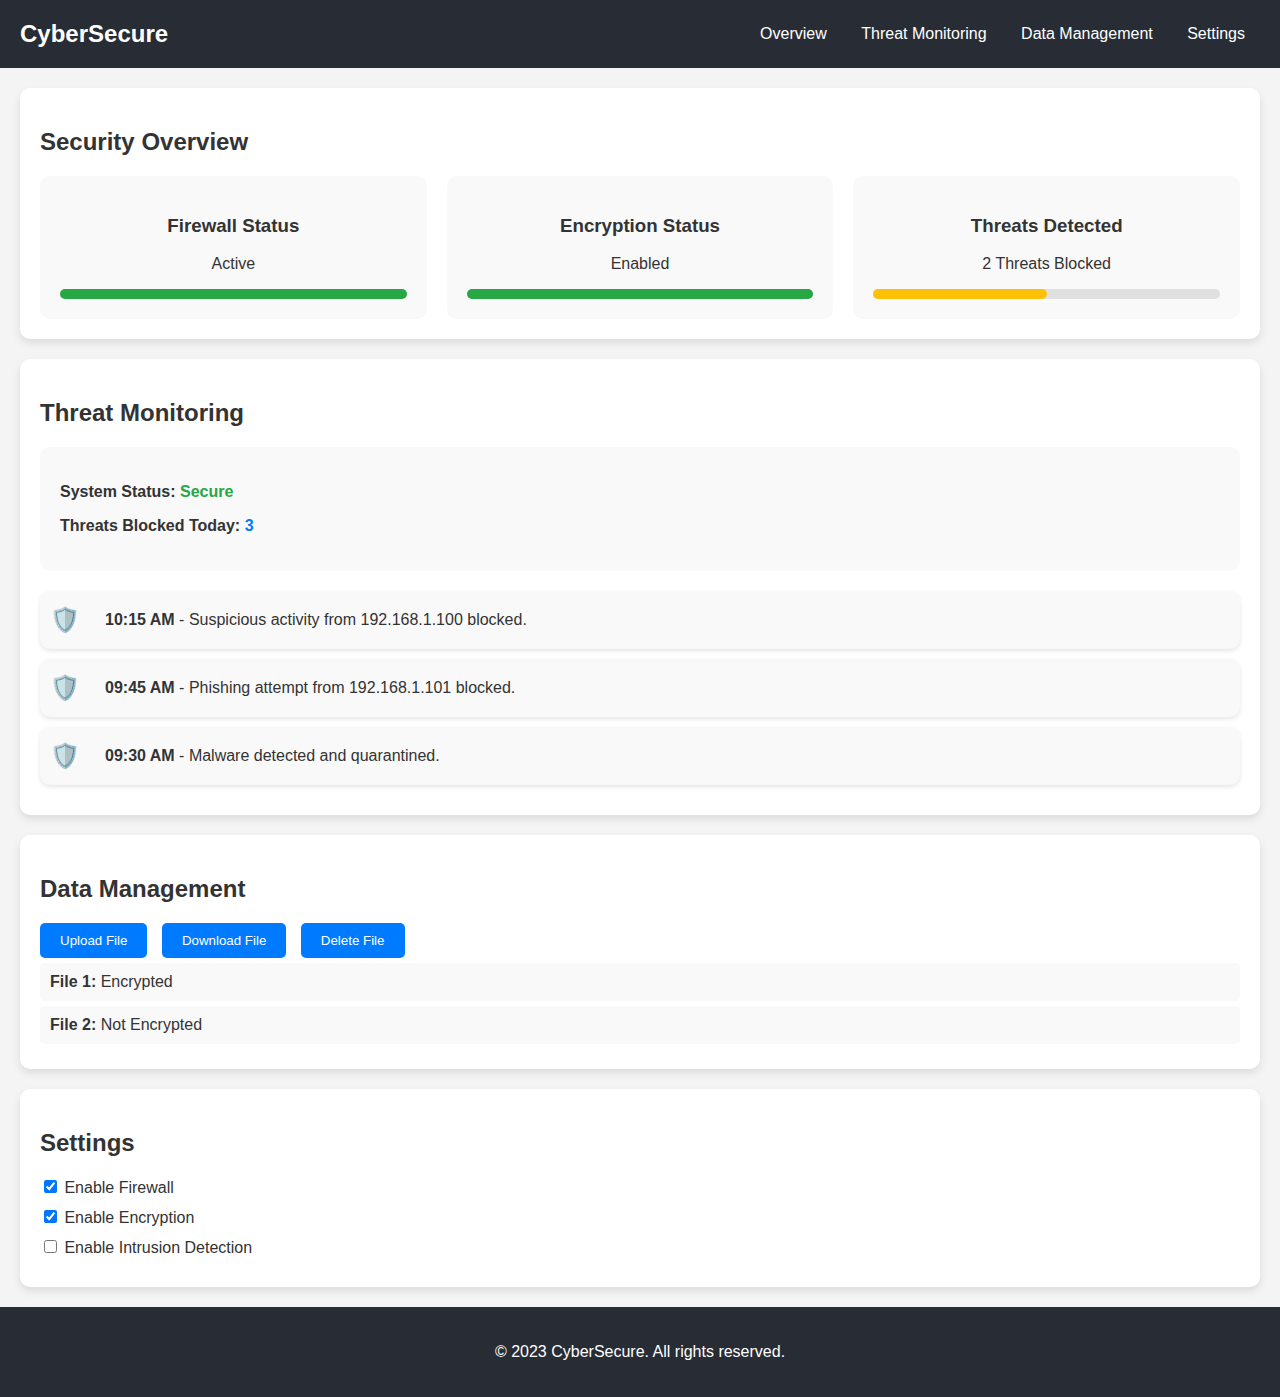
<file: admin.html>
<!DOCTYPE html>
<html lang="en">
<head>
    <meta charset="UTF-8">
    <meta name="viewport" content="width=device-width, initial-scale=1.0">
    <title>Admin Dashboard - Small Business Plan</title>
    <link rel="stylesheet" href="admin-styles.css">
</head>
<body>
    <header>
        <div class="logo">CyberSecure</div>
        <nav>
            <a href="#overview">Overview</a>
            <a href="#threats">Threat Monitoring</a>
            <a href="#data">Data Management</a>
            <a href="#settings">Settings</a>
        </nav>
    </header>

    <section id="overview" class="dashboard-section">
        <h2>Security Overview</h2>
        <div class="cards">
            <div class="card">
                <h3>Firewall Status</h3>
                <p>Active</p>
                <div class="status-bar">
                    <div class="status-active"></div>
                </div>
            </div>
            <div class="card">
                <h3>Encryption Status</h3>
                <p>Enabled</p>
                <div class="status-bar">
                    <div class="status-active"></div>
                </div>
            </div>
            <div class="card">
                <h3>Threats Detected</h3>
                <p>2 Threats Blocked</p>
                <div class="status-bar">
                    <div class="status-warning"></div>
                </div>
            </div>
        </div>
    </section>

    <section id="threats" class="dashboard-section">
        <h2>Threat Monitoring</h2>
        <div class="threat-overview">
            <p><strong>System Status:</strong> <span class="status-secure">Secure</span></p>
            <p><strong>Threats Blocked Today:</strong> <span class="threat-count">3</span></p>
        </div>
        <div class="threat-log">
            <div class="threat-item resolved">
                <div class="threat-icon">🛡️</div>
                <div class="threat-details">
                    <p><strong>10:15 AM</strong> - Suspicious activity from 192.168.1.100 blocked.</p>
                </div>
            </div>
            <div class="threat-item resolved">
                <div class="threat-icon">🛡️</div>
                <div class="threat-details">
                    <p><strong>09:45 AM</strong> - Phishing attempt from 192.168.1.101 blocked.</p>
                </div>
            </div>
            <div class="threat-item resolved">
                <div class="threat-icon">🛡️</div>
                <div class="threat-details">
                    <p><strong>09:30 AM</strong> - Malware detected and quarantined.</p>
                </div>
            </div>
        </div>
    </section>

    <section id="data" class="dashboard-section">
        <h2>Data Management</h2>
        <div class="data-actions">
            <button>Upload File</button>
            <button>Download File</button>
            <button>Delete File</button>
        </div>
        <div class="file-list">
            <p><strong>File 1:</strong> Encrypted</p>
            <p><strong>File 2:</strong> Not Encrypted</p>
        </div>
    </section>

    <section id="settings" class="dashboard-section">
        <h2>Settings</h2>
        <div class="settings-options">
            <label>
                <input type="checkbox" checked> Enable Firewall
            </label>
            <label>
                <input type="checkbox" checked> Enable Encryption
            </label>
            <label>
                <input type="checkbox"> Enable Intrusion Detection
            </label>
        </div>
    </section>

    <footer>
        <p>&copy; 2023 CyberSecure. All rights reserved.</p>
    </footer>

    <script src="admin-script.js"></script>
</body>
</html>
</file>
<file: admin-styles.css>
/* General Styles */
body {
    font-family: 'Roboto', sans-serif;
    margin: 0;
    padding: 0;
    background-color: #f4f4f4;
    color: #333;
}

header {
    display: flex;
    justify-content: space-between;
    align-items: center;
    padding: 20px;
    background-color: #282c34;
    color: white;
}

header .logo {
    font-size: 24px;
    font-weight: bold;
}

header nav a {
    color: white;
    margin: 0 15px;
    text-decoration: none;
    font-size: 16px;
}

.dashboard-section {
    padding: 20px;
    margin: 20px;
    background-color: white;
    border-radius: 10px;
    box-shadow: 0 4px 8px rgba(0, 0, 0, 0.1);
}

.cards {
    display: flex;
    gap: 20px;
}

.card {
    flex: 1;
    padding: 20px;
    background-color: #f9f9f9;
    border-radius: 10px;
    text-align: center;
}

.status-bar {
    height: 10px;
    background-color: #e0e0e0;
    border-radius: 5px;
    margin-top: 10px;
}

.status-active {
    height: 100%;
    width: 100%;
    background-color: #28a745;
    border-radius: 5px;
}

.status-warning {
    height: 100%;
    width: 50%;
    background-color: #ffc107;
    border-radius: 5px;
}

.threat-log p {
    padding: 10px;
    background-color: #f9f9f9;
    border-radius: 5px;
    margin: 5px 0;
}

.data-actions button {
    margin-right: 10px;
    padding: 10px 20px;
    background-color: #007bff;
    color: white;
    border: none;
    border-radius: 5px;
    cursor: pointer;
}

.data-actions button:hover {
    background-color: #0056b3;
}

.file-list p {
    padding: 10px;
    background-color: #f9f9f9;
    border-radius: 5px;
    margin: 5px 0;
}

.settings-options label {
    display: block;
    margin: 10px 0;
}

footer {
    text-align: center;
    padding: 20px;
    background-color: #282c34;
    color: white;
}

/* Threat Monitoring Section */
.threat-log table {
    width: 100%;
    border-collapse: collapse;
    margin-top: 20px;
}

.threat-log th, .threat-log td {
    padding: 10px;
    text-align: left;
    border-bottom: 1px solid #ddd;
}

.threat-log th {
    background-color: #f4f4f4;
}

.status-blocked {
    color: #28a745; /* Green for blocked threats */
}

.status-pending {
    color: #ffc107; /* Yellow for pending threats */
}

.resolve-btn, .block-btn {
    padding: 5px 10px;
    margin-right: 5px;
    border: none;
    border-radius: 5px;
    cursor: pointer;
}

.resolve-btn {
    background-color: #007bff;
    color: white;
}

.resolve-btn:hover {
    background-color: #0056b3;
}

.status-resolved {
    color: #6c757d; /* Gray for resolved threats */
}

.block-btn {
    background-color: #dc3545;
    color: white;
}

.block-btn:hover {
    background-color: #c82333;
}

/* Threat Monitoring Section */
.threat-overview {
    background-color: #f9f9f9;
    padding: 20px;
    border-radius: 10px;
    margin-bottom: 20px;
}

.status-secure {
    color: #28a745; /* Green for secure status */
    font-weight: bold;
}

.threat-count {
    color: #007bff; /* Blue for threat count */
    font-weight: bold;
}

.threat-log {
    margin-top: 20px;
}

.threat-item {
    display: flex;
    align-items: center;
    padding: 10px;
    margin-bottom: 10px;
    background-color: #f9f9f9;
    border-radius: 10px;
    box-shadow: 0 2px 4px rgba(0, 0, 0, 0.1);
}

.threat-icon {
    font-size: 24px;
    margin-right: 15px;
}

.threat-details p {
    margin: 0;
    font-size: 16px;
}

/* Animation for resolved threats */
@keyframes fadeIn {
    from {
        opacity: 0;
    }
    to {
        opacity: 1;
    }
}

.threat-item.resolved {
    animation: fadeIn 1s ease-in-out;
}
</file>
